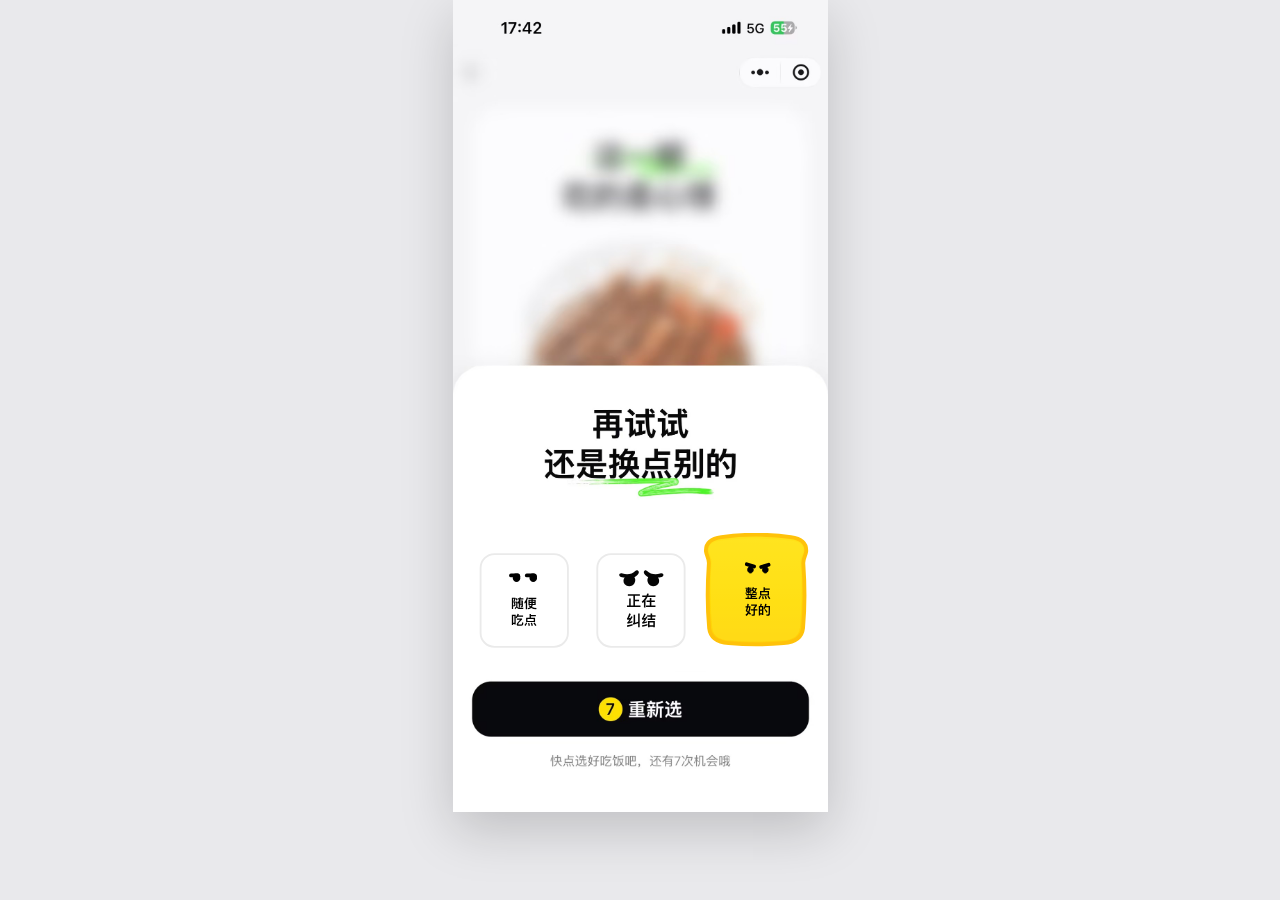
<file: Frame18.html>
<!doctype html>
<html lang="zh-CN">
<head>
  <meta charset="utf-8">
  <meta name="viewport" content="width=device-width,initial-scale=1">
  <title>重新选择</title>
  <style>
    * { box-sizing: border-box; }
    html, body { margin: 0; min-height: 100%; background: #e9e9ec; }
    body { display: grid; place-items: center; padding: 0; font-family: Arial, "Microsoft YaHei", sans-serif; }
    .artboard {
      position: relative;
      width: min(375px, 100vw);
      aspect-ratio: 375 / 812;
      overflow: hidden;
      background: #fff;
      box-shadow: 0 18px 50px rgba(0,0,0,.18);
    }
    .screen { display: block; width: 100%; height: 100%; object-fit: fill; }
    .options-mask {
      position: absolute; z-index: 3;
      left: 0; top: 64.8%; width: 100%; height: 17.8%;
      background: #fff;
      pointer-events: none;
    }
    .choice-asset {
      position: absolute; z-index: 4;
      width: 28%; height: auto;
      pointer-events: none;
    }
    .choice-asset--unselected { top: 66.87%; display: block; }
    .choice-asset--selected { top: 65.64%; display: none; }
    .choice-asset--left { left: 5%; }
    .choice-asset--center { left: 36%; }
    .choice-asset--right { left: 67%; }
    .artboard[data-choice="left"] .left-unselected,
    .artboard[data-choice="center"] .center-unselected,
    .artboard[data-choice="right"] .right-unselected { display: none; }
    .artboard[data-choice="left"] .left-selected,
    .artboard[data-choice="center"] .center-selected,
    .artboard[data-choice="right"] .right-selected { display: block; }
    .choice, .reroll {
      position: absolute; z-index: 10; padding: 0; border: 0;
      background: transparent; cursor: pointer; -webkit-tap-highlight-color: transparent;
    }
    .choice { top: 65.2%; width: 29%; height: 16.6%; border-radius: 18px; }
    .choice-left { left: 4.5%; }
    .choice-center { left: 35.5%; }
    .choice-right { left: 66.5%; }
    .reroll { left: 5.1%; top: 83.9%; width: 89.8%; height: 7.1%; border-radius: 18px; }
    .choice:focus-visible, .reroll:focus-visible { outline: 3px solid #22c55e; outline-offset: 2px; }
  </style>
</head>
<body>
  <main class="artboard" data-choice="right" aria-label="重新选择页面">
    <img class="screen" src="%E5%90%83%E4%BA%86%E5%90%97/images/Frame18.jpg" alt="再试试，还是换点别的">
    <span class="options-mask"></span>
    <img class="choice-asset choice-asset--unselected choice-asset--left left-unselected" src="%E5%90%83%E4%BA%86%E5%90%97/svg/Left%20unselected.svg" alt="">
    <img class="choice-asset choice-asset--selected choice-asset--left left-selected" src="%E5%90%83%E4%BA%86%E5%90%97/svg/Group%2010.svg" alt="">
    <img class="choice-asset choice-asset--unselected choice-asset--center center-unselected" src="%E5%90%83%E4%BA%86%E5%90%97/svg/Center%20unselected.svg" alt="">
    <img class="choice-asset choice-asset--selected choice-asset--center center-selected" src="%E5%90%83%E4%BA%86%E5%90%97/svg/Center%20selected.svg" alt="">
    <img class="choice-asset choice-asset--unselected choice-asset--right right-unselected" src="%E5%90%83%E4%BA%86%E5%90%97/svg/Right%20unselected.svg" alt="">
    <img class="choice-asset choice-asset--selected choice-asset--right right-selected" src="%E5%90%83%E4%BA%86%E5%90%97/svg/Group%2010%20right.svg" alt="">
    <button class="choice choice-left" type="button" data-value="left" aria-label="选择随便吃点" aria-pressed="false"></button>
    <button class="choice choice-center" type="button" data-value="center" aria-label="选择正在纠结" aria-pressed="false"></button>
    <button class="choice choice-right" type="button" data-value="right" aria-label="选择整点好的" aria-pressed="true"></button>
    <button class="reroll" type="button" aria-label="重新选择"></button>
  </main>
  <script>
    (() => {
      const artboard = document.querySelector('.artboard');
      const choices = [...document.querySelectorAll('.choice')];
      const select = (value) => {
        artboard.dataset.choice = value;
        choices.forEach((button) => button.setAttribute('aria-pressed', String(button.dataset.value === value)));
      };
      choices.forEach((button) => button.addEventListener('click', () => select(button.dataset.value)));
      document.querySelector('.reroll').addEventListener('click', () => {
        window.location.href = 'Frame19.html';
      });
    })();
  </script>
</body>
</html>
</file>
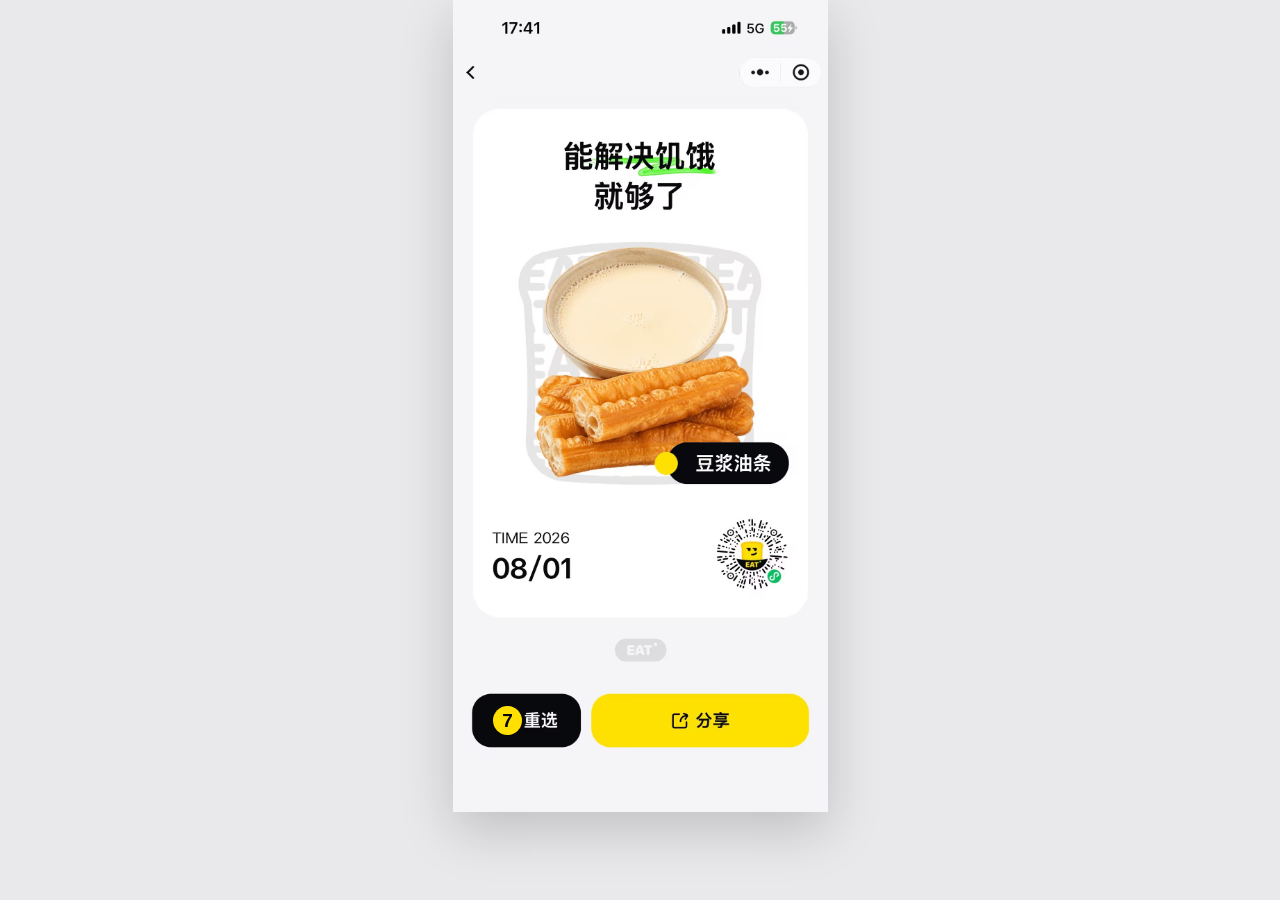
<file: Frame19.html>
<!doctype html>
<html lang="zh-CN">
<head>
  <meta charset="utf-8">
  <meta name="viewport" content="width=device-width,initial-scale=1">
  <title>豆浆油条</title>
  <style>
    * { box-sizing: border-box; }
    html, body { margin: 0; min-height: 100%; background: #e9e9ec; }
    body { display: grid; place-items: center; padding: 0; font-family: Arial, "Microsoft YaHei", sans-serif; }
    .artboard {
      position: relative;
      width: min(375px, 100vw);
      aspect-ratio: 375 / 812;
      overflow: hidden;
      background: #f5f5f7;
      box-shadow: 0 18px 50px rgba(0,0,0,.18);
    }
    .screen { display: block; width: 100%; height: 100%; object-fit: fill; }
    .hit {
      position: absolute; z-index: 10; display: block;
      border: 0; background: transparent; cursor: pointer;
      -webkit-tap-highlight-color: transparent;
    }
    .hit:focus-visible { outline: 3px solid #22c55e; outline-offset: 2px; }
    .back { left: 1.5%; top: 6.4%; width: 13%; height: 7%; }
    .reselect { left: 5%; top: 85.2%; width: 29%; height: 7.4%; border-radius: 18px; }
    .share { left: 36%; top: 85.2%; width: 59%; height: 7.4%; border-radius: 18px; }
    .number-fix {
      position: absolute; z-index: 6;
      left: 10.8%; top: 86.95%; width: 7.7%; aspect-ratio: 1;
      display: grid; place-items: center;
      border-radius: 50%; background: #ffe000;
      color: #08090c; font-size: clamp(14px, 4.6vw, 19px); font-weight: 800;
      line-height: 1;
      pointer-events: none;
    }
  </style>
</head>
<body>
  <main class="artboard" aria-label="豆浆油条结果页">
    <img class="screen" src="%E5%90%83%E4%BA%86%E5%90%97/images/Frame19.jpg" alt="豆浆油条结果">
    <span class="number-fix" aria-hidden="true">7</span>
    <a class="hit back" href="home.html" aria-label="返回首页"></a>
    <a class="hit reselect" href="Frame18.html" aria-label="再次重选"></a>
    <a class="hit share" href="ShareSoy.html" aria-label="分享豆浆油条"></a>
  </main>
</body>
</html>
</file>
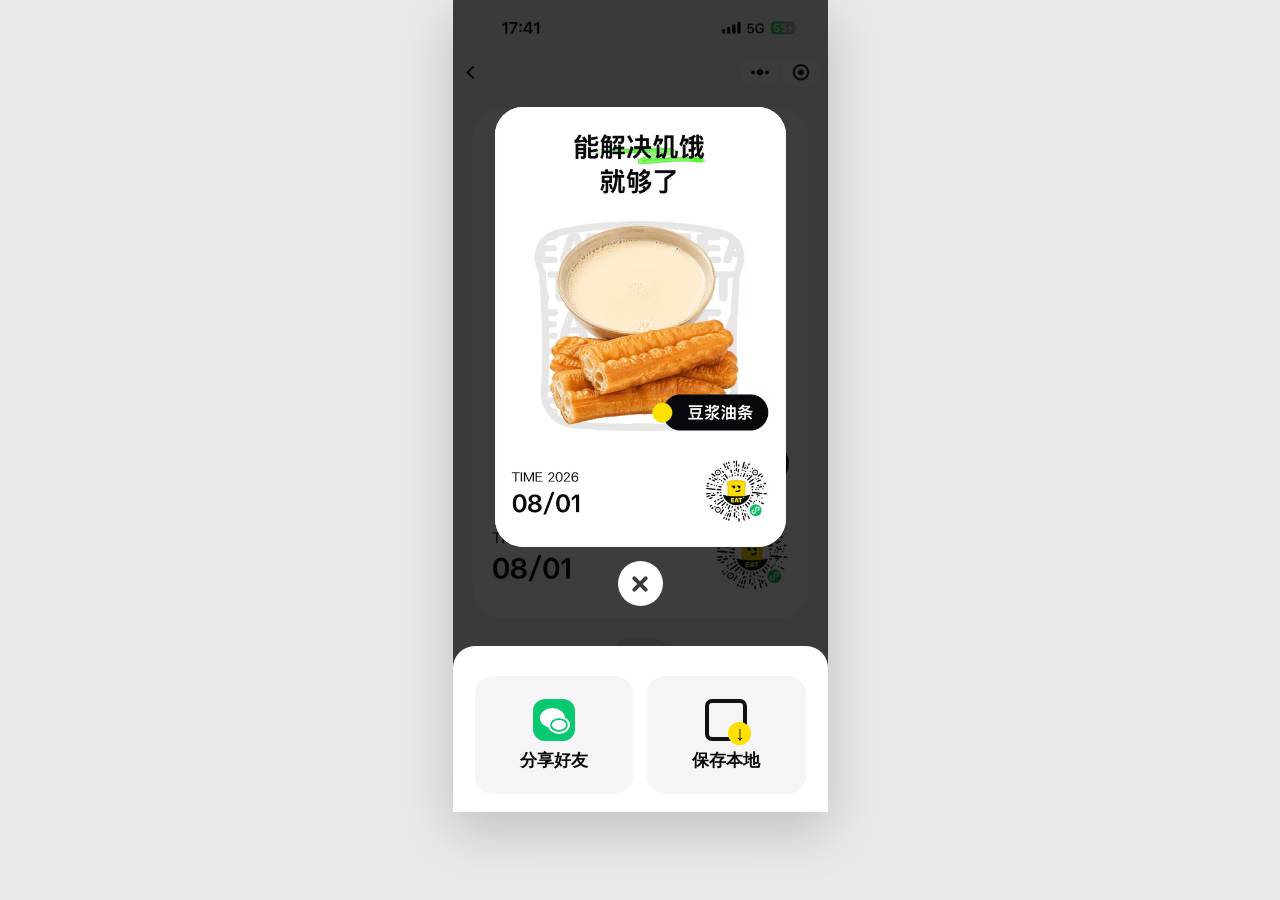
<file: ShareSoy.html>
<!doctype html>
<html lang="zh-CN">
<head>
  <meta charset="utf-8">
  <meta name="viewport" content="width=device-width,initial-scale=1,viewport-fit=cover">
  <title>分享豆浆油条</title>
  <style>
    * { box-sizing: border-box; }
    html, body { margin: 0; min-height: 100%; background: #e9e9ec; }
    body { display: grid; place-items: center; font-family: Arial, "Microsoft YaHei", sans-serif; }
    .artboard { position: relative; width: min(375px,100vw); aspect-ratio: 375/812; overflow: hidden; background: #fff; box-shadow: 0 18px 50px rgba(0,0,0,.18); }
    .background { display: block; width: 100%; height: 100%; object-fit: fill; }
    .shade { position: absolute; inset: 0; background: rgba(0,0,0,.76); }
    .share-card { position: absolute; z-index: 3; left: 11.2%; top: 13.15%; width: 77.6%; height: 54.25%; overflow: hidden; border-radius: 28px; background: #fff; }
    .share-card img { position: absolute; left: -5.8%; top: -21.5%; width: 111.6%; height: 159.4%; max-width: none; }
    .close { position: absolute; z-index: 5; left: 44%; top: 69.15%; width: 12%; aspect-ratio: 1; display: grid; place-items: center; border-radius: 50%; background: #fff; color: #3d3d3f; text-decoration: none; font-size: 0; }
    .close::before, .close::after { content: ""; position: absolute; width: 20px; height: 4px; border-radius: 2px; background: currentColor; }
    .close::before { transform: rotate(45deg); }
    .close::after { transform: rotate(-45deg); }
    .sheet { position: absolute; z-index: 4; left: 0; right: 0; bottom: 0; height: 20.5%; display: grid; grid-template-columns: 1fr 1fr; gap: 14px; padding: 30px 22px 18px; background: #fff; border-radius: 22px 22px 0 0; }
    .share-option { display: grid; place-items: center; align-content: center; gap: 10px; border: 0; border-radius: 18px; background: #f5f5f7; color: #08090c; font: 650 17px/1.2 Arial, "Microsoft YaHei", sans-serif; cursor: pointer; }
    .icon { position: relative; display: block; width: 42px; height: 42px; }
    .wechat { border-radius: 12px; background: #08c96f; }
    .wechat::before, .wechat::after { content: ""; position: absolute; border: 2px solid #fff; border-radius: 50%; background: #fff; }
    .wechat::before { width: 21px; height: 16px; left: 7px; top: 9px; }
    .wechat::after { width: 18px; height: 14px; right: 5px; bottom: 7px; box-shadow: 0 0 0 2px #08c96f inset; }
    .save { border: 4px solid #111; border-radius: 7px; }
    .save::before { content: "↓"; position: absolute; right: -8px; bottom: -8px; display: grid; place-items: center; width: 23px; height: 23px; border-radius: 50%; background: #ffe000; color: #111; font: 800 20px/1 Arial, sans-serif; }
    .share-option:focus-visible, .close:focus-visible { outline: 3px solid #22c55e; outline-offset: 2px; }
  </style>
</head>
<body>
  <main class="artboard" aria-label="豆浆油条分享状态">
    <img class="background" src="%E5%90%83%E4%BA%86%E5%90%97/images/Frame19.jpg" alt="">
    <span class="shade" aria-hidden="true"></span>
    <section class="share-card" aria-label="豆浆油条分享卡片"><img src="%E5%90%83%E4%BA%86%E5%90%97/images/Frame19.jpg" alt="豆浆油条分享卡片"></section>
    <a class="close" href="Frame19.html" aria-label="关闭分享"></a>
    <section class="sheet" aria-label="分享方式">
      <button class="share-option" type="button"><span class="icon wechat" aria-hidden="true"></span><span>分享好友</span></button>
      <button class="share-option" type="button"><span class="icon save" aria-hidden="true"></span><span>保存本地</span></button>
    </section>
  </main>
</body>
</html>
</file>
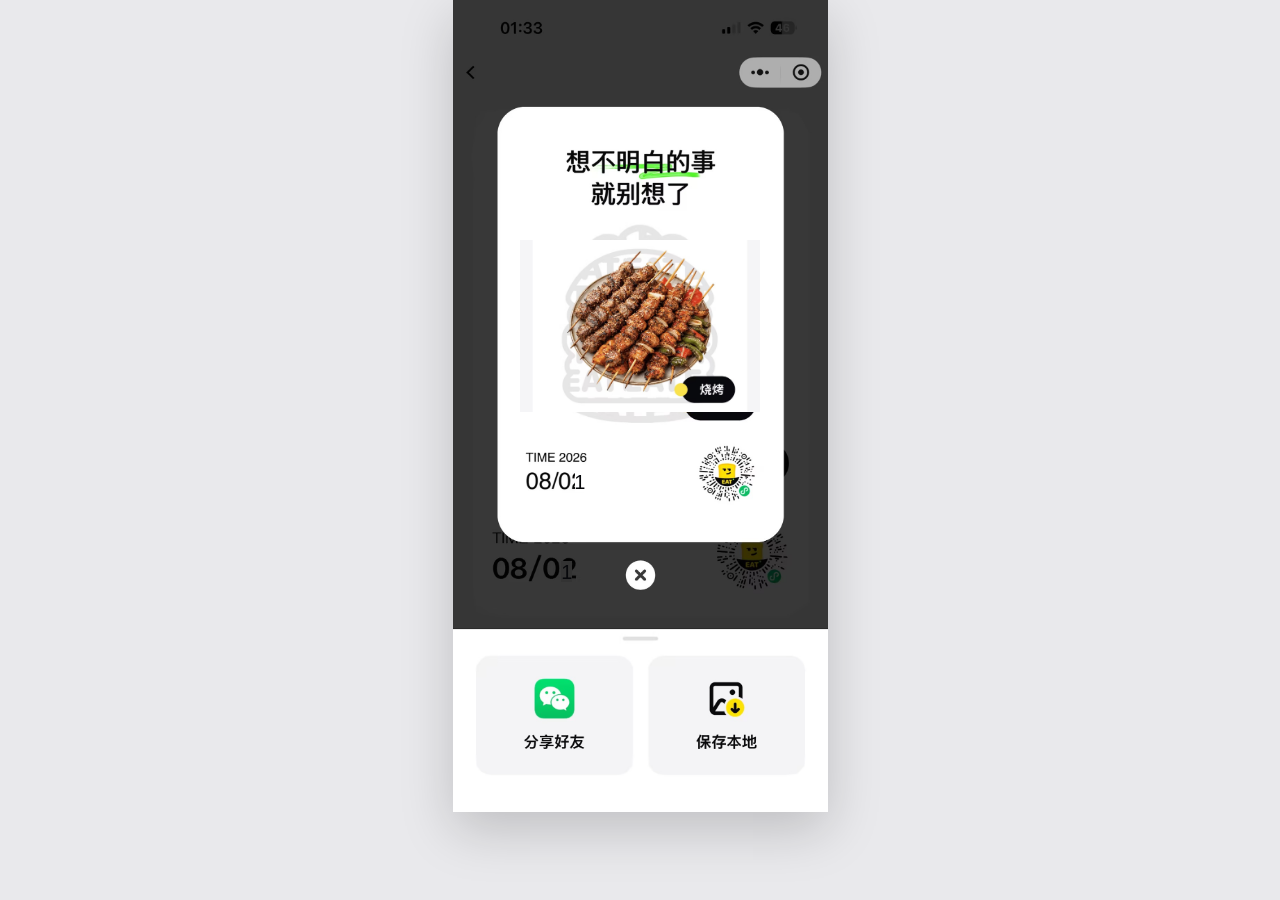
<file: ShareState.html>
<!doctype html>
<html lang="zh-CN">
<head>
  <meta charset="utf-8">
  <meta name="viewport" content="width=device-width,initial-scale=1">
  <title>分享</title>
  <style>
    * { box-sizing: border-box; }
    html, body { margin: 0; min-height: 100%; background: #e9e9ec; }
    body { display: grid; place-items: center; padding: 0; font-family: Arial, "Microsoft YaHei", sans-serif; }
    .artboard {
      position: relative; width: min(375px,100vw); aspect-ratio: 375/812;
      overflow: hidden; background: #fff; box-shadow: 0 18px 50px rgba(0,0,0,.18);
    }
    .screen { display: block; width: 100%; height: 100%; object-fit: fill; }
    .barbecue-replacement {
      position: absolute; z-index: 6;
      left: 18.1%; top: 27.15%; width: 63.8%; height: 26%;
      object-fit: contain; background: transparent;
      pointer-events: none;
    }
    .modal-date-fix {
      position: absolute; z-index: 7;
      left: 32.55%; top: 58.08%; width: 2.8%; height: 2.55%;
      display: flex; align-items: center; justify-content: center;
      background: #fff; color: #08090c;
      font-family: Arial, Helvetica, sans-serif;
      font-size: 20px; font-weight: 400; line-height: 1;
      pointer-events: none;
    }
    .background-date-fix {
      position: absolute; z-index: 2;
      left: 29.05%; top: 69.15%; width: 2.8%; height: 2.55%;
      display: flex; align-items: center; justify-content: center;
      background: #333; color: #08090c;
      font-family: Arial, Helvetica, sans-serif;
      font-size: 20px; font-weight: 400; line-height: 1;
      pointer-events: none;
    }
    .hit { position: absolute; z-index: 10; display: block; background: transparent; }
    .close { left: 42%; top: 68.2%; width: 16%; height: 8.5%; border-radius: 50%; }
    .back { left: 0; top: 6%; width: 12%; height: 7%; }
    .hit:focus-visible { outline: 3px solid #22c55e; outline-offset: 2px; }
  </style>
</head>
<body>
  <main class="artboard" aria-label="分享状态">
    <img class="screen" src="%E5%90%83%E4%BA%86%E5%90%97/images/ShareState.jpg" alt="分享好友或保存本地">
    <span class="background-date-fix" aria-hidden="true">1</span>
    <img class="barbecue-replacement" src="%E5%90%83%E4%BA%86%E5%90%97/images/ShareBarbecue.jpg" alt="烧烤">
    <span class="modal-date-fix" aria-hidden="true">1</span>
    <a class="hit close" href="Frame17.html" aria-label="关闭分享"></a>
    <a class="hit back" href="Frame17.html" aria-label="返回结果页"></a>
  </main>
</body>
</html>
</file>
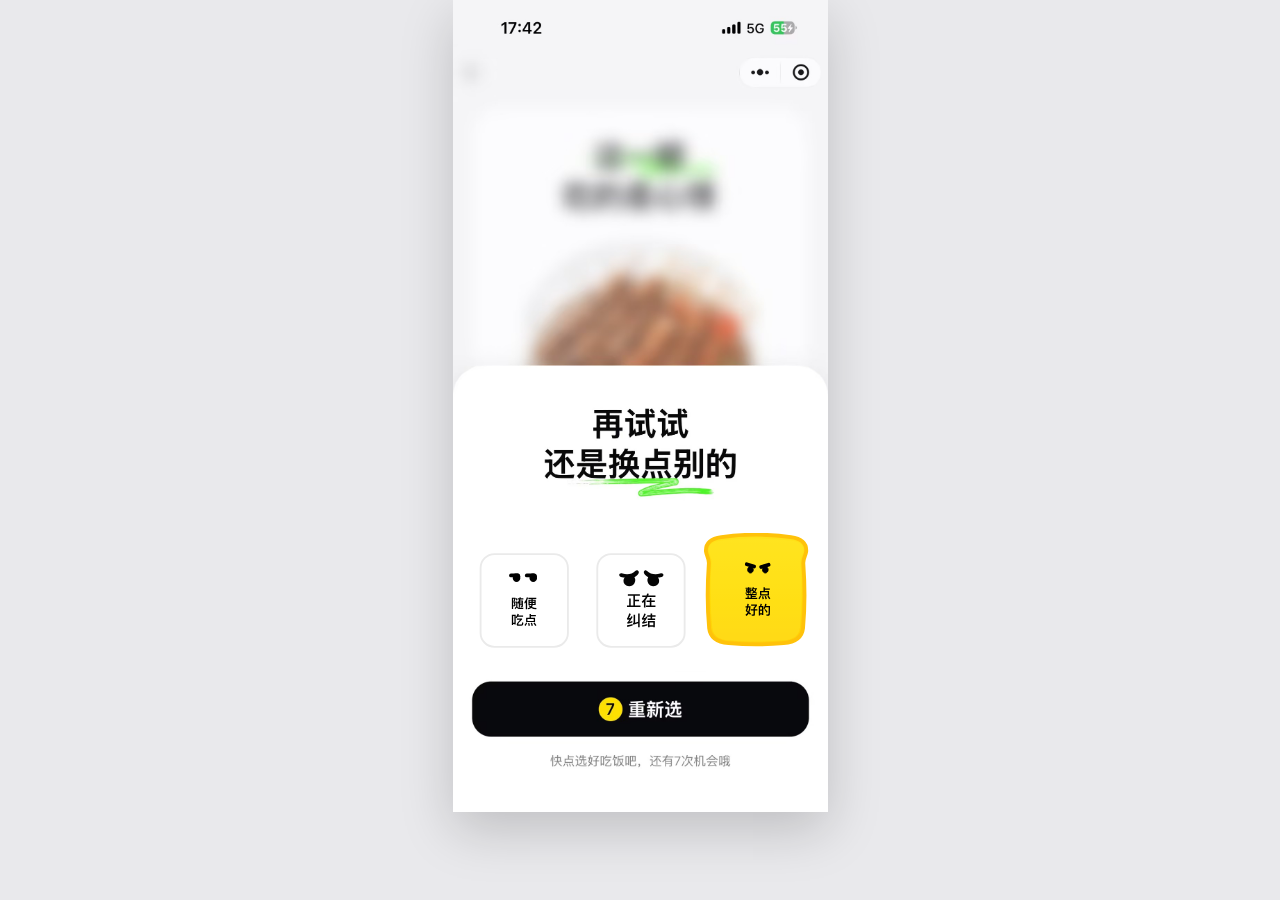
<file: 吃了吗/Frame18.html>
<!doctype html>
<html lang="zh-CN">
<head>
  <meta charset="utf-8">
  <meta name="viewport" content="width=device-width,initial-scale=1">
  <title>重新选择</title>
  <style>
    * { box-sizing: border-box; }
    html, body { margin: 0; min-height: 100%; background: #e9e9ec; }
    body { display: grid; place-items: center; padding: 0; font-family: Arial, "Microsoft YaHei", sans-serif; }
    .artboard {
      position: relative;
      width: min(375px, 100vw);
      aspect-ratio: 375 / 812;
      overflow: hidden;
      background: #fff;
      box-shadow: 0 18px 50px rgba(0,0,0,.18);
    }
    .screen { display: block; width: 100%; height: 100%; object-fit: fill; }
    .options-mask {
      position: absolute; z-index: 3;
      left: 0; top: 64.8%; width: 100%; height: 17.8%;
      background: #fff;
      pointer-events: none;
    }
    .choice-asset {
      position: absolute; z-index: 4;
      width: 28%; height: auto;
      pointer-events: none;
    }
    .choice-asset--unselected { top: 66.87%; display: block; }
    .choice-asset--selected { top: 65.64%; display: none; }
    .choice-asset--left { left: 5%; }
    .choice-asset--center { left: 36%; }
    .choice-asset--right { left: 67%; }
    .artboard[data-choice="left"] .left-unselected,
    .artboard[data-choice="center"] .center-unselected,
    .artboard[data-choice="right"] .right-unselected { display: none; }
    .artboard[data-choice="left"] .left-selected,
    .artboard[data-choice="center"] .center-selected,
    .artboard[data-choice="right"] .right-selected { display: block; }
    .choice, .reroll {
      position: absolute; z-index: 10; padding: 0; border: 0;
      background: transparent; cursor: pointer; -webkit-tap-highlight-color: transparent;
    }
    .choice { top: 65.2%; width: 29%; height: 16.6%; border-radius: 18px; }
    .choice-left { left: 4.5%; }
    .choice-center { left: 35.5%; }
    .choice-right { left: 66.5%; }
    .reroll { left: 5.1%; top: 83.9%; width: 89.8%; height: 7.1%; border-radius: 18px; }
    .choice:focus-visible, .reroll:focus-visible { outline: 3px solid #22c55e; outline-offset: 2px; }
  </style>
</head>
<body>
  <main class="artboard" data-choice="right" aria-label="重新选择页面">
    <img class="screen" src="images/Frame18.jpg" alt="再试试，还是换点别的">
    <span class="options-mask"></span>
    <img class="choice-asset choice-asset--unselected choice-asset--left left-unselected" src="svg/Left%20unselected.svg" alt="">
    <img class="choice-asset choice-asset--selected choice-asset--left left-selected" src="svg/Group%2010.svg" alt="">
    <img class="choice-asset choice-asset--unselected choice-asset--center center-unselected" src="svg/Center%20unselected.svg" alt="">
    <img class="choice-asset choice-asset--selected choice-asset--center center-selected" src="svg/Center%20selected.svg" alt="">
    <img class="choice-asset choice-asset--unselected choice-asset--right right-unselected" src="svg/Right%20unselected.svg" alt="">
    <img class="choice-asset choice-asset--selected choice-asset--right right-selected" src="svg/Group%2010%20right.svg" alt="">
    <button class="choice choice-left" type="button" data-value="left" aria-label="选择随便吃点" aria-pressed="false"></button>
    <button class="choice choice-center" type="button" data-value="center" aria-label="选择正在纠结" aria-pressed="false"></button>
    <button class="choice choice-right" type="button" data-value="right" aria-label="选择整点好的" aria-pressed="true"></button>
    <button class="reroll" type="button" aria-label="重新选择"></button>
  </main>
  <script>
    (() => {
      const artboard = document.querySelector('.artboard');
      const choices = [...document.querySelectorAll('.choice')];
      const select = (value) => {
        artboard.dataset.choice = value;
        choices.forEach((button) => button.setAttribute('aria-pressed', String(button.dataset.value === value)));
      };
      choices.forEach((button) => button.addEventListener('click', () => select(button.dataset.value)));
      document.querySelector('.reroll').addEventListener('click', () => {
        window.location.href = 'Frame19.html';
      });
    })();
  </script>
</body>
</html>
</file>
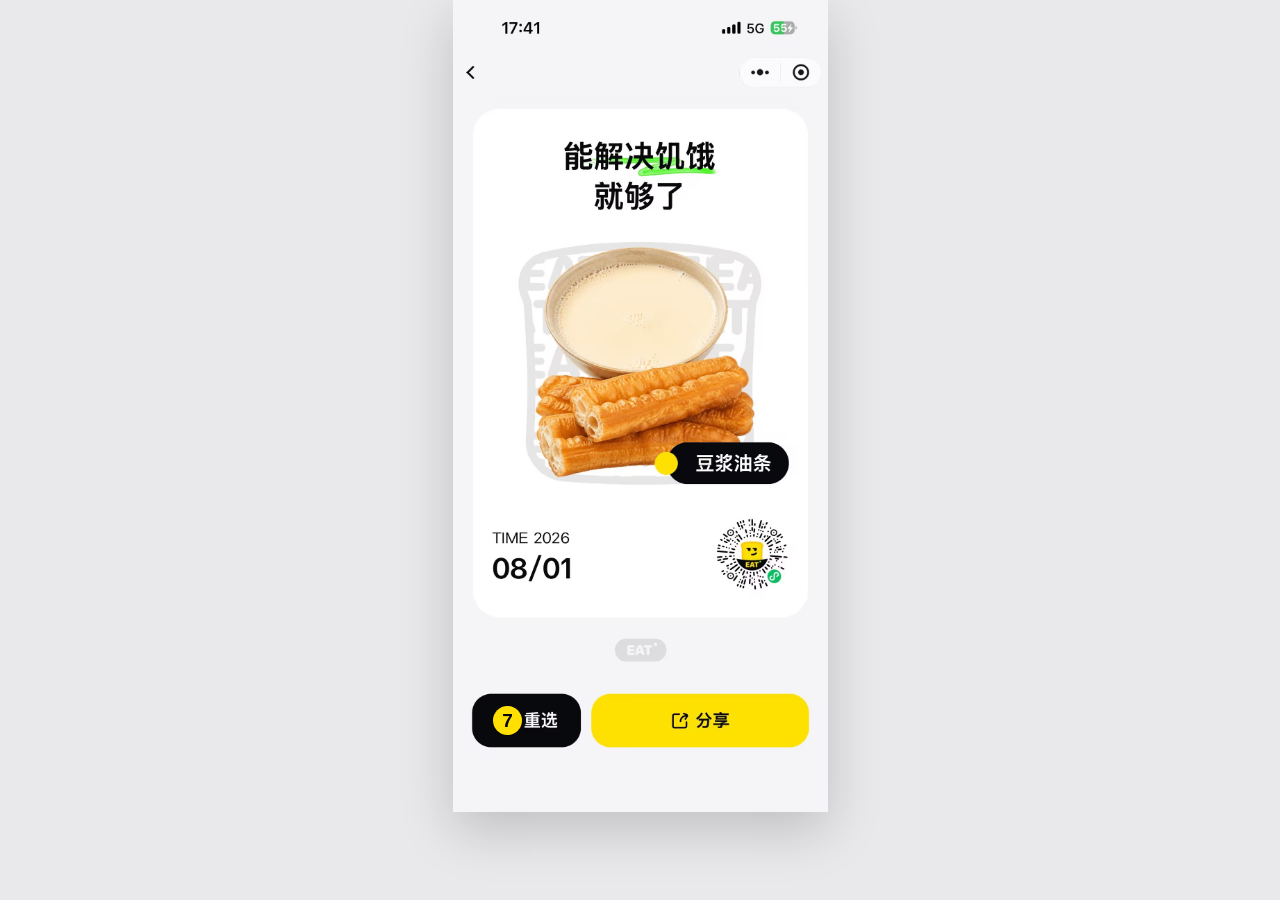
<file: 吃了吗/Frame19.html>
<!doctype html>
<html lang="zh-CN">
<head>
  <meta charset="utf-8">
  <meta name="viewport" content="width=device-width,initial-scale=1">
  <title>豆浆油条</title>
  <style>
    * { box-sizing: border-box; }
    html, body { margin: 0; min-height: 100%; background: #e9e9ec; }
    body { display: grid; place-items: center; padding: 0; font-family: Arial, "Microsoft YaHei", sans-serif; }
    .artboard {
      position: relative;
      width: min(375px, 100vw);
      aspect-ratio: 375 / 812;
      overflow: hidden;
      background: #f5f5f7;
      box-shadow: 0 18px 50px rgba(0,0,0,.18);
    }
    .screen { display: block; width: 100%; height: 100%; object-fit: fill; }
    .hit {
      position: absolute; z-index: 10; display: block;
      border: 0; background: transparent; cursor: pointer;
      -webkit-tap-highlight-color: transparent;
    }
    .hit:focus-visible { outline: 3px solid #22c55e; outline-offset: 2px; }
    .back { left: 1.5%; top: 6.4%; width: 13%; height: 7%; }
    .reselect { left: 5%; top: 85.2%; width: 29%; height: 7.4%; border-radius: 18px; }
    .share { left: 36%; top: 85.2%; width: 59%; height: 7.4%; border-radius: 18px; }
    .number-fix {
      position: absolute; z-index: 6;
      left: 10.8%; top: 86.95%; width: 7.7%; aspect-ratio: 1;
      display: grid; place-items: center;
      border-radius: 50%; background: #ffe000;
      color: #08090c; font-size: clamp(14px, 4.6vw, 19px); font-weight: 800;
      line-height: 1;
      pointer-events: none;
    }
  </style>
</head>
<body>
  <main class="artboard" aria-label="豆浆油条结果页">
    <img class="screen" src="images/Frame19.jpg" alt="豆浆油条结果">
    <span class="number-fix" aria-hidden="true">7</span>
    <a class="hit back" href="Frame%2014.html" aria-label="返回首页"></a>
    <a class="hit reselect" href="Frame18.html" aria-label="再次重选"></a>
    <a class="hit share" href="ShareSoy.html" aria-label="分享豆浆油条"></a>
  </main>
</body>
</html>
</file>
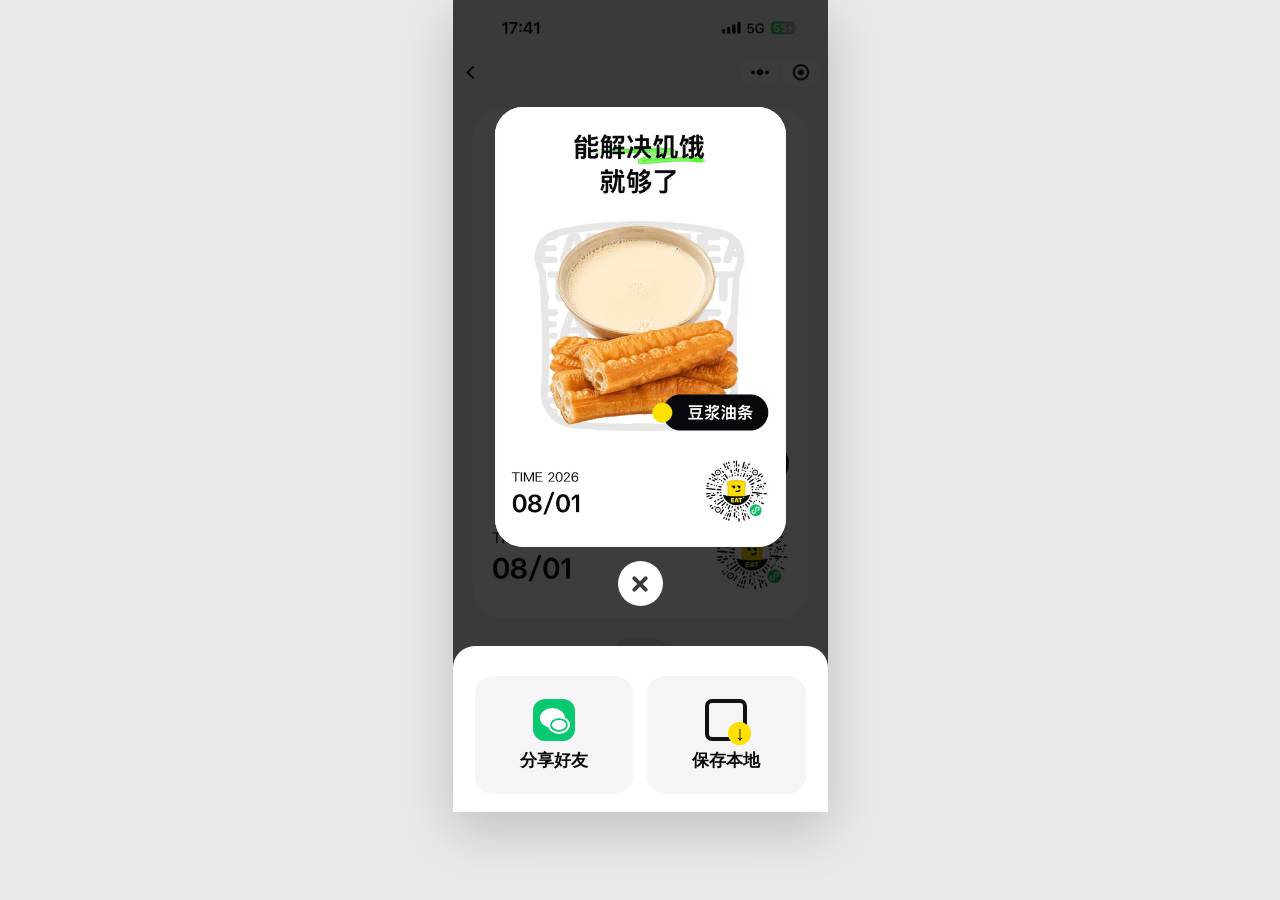
<file: 吃了吗/ShareSoy.html>
<!doctype html>
<html lang="zh-CN">
<head>
  <meta charset="utf-8">
  <meta name="viewport" content="width=device-width,initial-scale=1,viewport-fit=cover">
  <title>分享豆浆油条</title>
  <style>
    * { box-sizing: border-box; }
    html, body { margin: 0; min-height: 100%; background: #e9e9ec; }
    body { display: grid; place-items: center; font-family: Arial, "Microsoft YaHei", sans-serif; }
    .artboard { position: relative; width: min(375px,100vw); aspect-ratio: 375/812; overflow: hidden; background: #fff; box-shadow: 0 18px 50px rgba(0,0,0,.18); }
    .background { display: block; width: 100%; height: 100%; object-fit: fill; }
    .shade { position: absolute; inset: 0; background: rgba(0,0,0,.76); }
    .share-card { position: absolute; z-index: 3; left: 11.2%; top: 13.15%; width: 77.6%; height: 54.25%; overflow: hidden; border-radius: 28px; background: #fff; }
    .share-card img { position: absolute; left: -5.8%; top: -21.5%; width: 111.6%; height: 159.4%; max-width: none; }
    .close { position: absolute; z-index: 5; left: 44%; top: 69.15%; width: 12%; aspect-ratio: 1; display: grid; place-items: center; border-radius: 50%; background: #fff; color: #3d3d3f; text-decoration: none; font-size: 0; }
    .close::before, .close::after { content: ""; position: absolute; width: 20px; height: 4px; border-radius: 2px; background: currentColor; }
    .close::before { transform: rotate(45deg); }
    .close::after { transform: rotate(-45deg); }
    .sheet { position: absolute; z-index: 4; left: 0; right: 0; bottom: 0; height: 20.5%; display: grid; grid-template-columns: 1fr 1fr; gap: 14px; padding: 30px 22px 18px; background: #fff; border-radius: 22px 22px 0 0; }
    .share-option { display: grid; place-items: center; align-content: center; gap: 10px; border: 0; border-radius: 18px; background: #f5f5f7; color: #08090c; font: 650 17px/1.2 Arial, "Microsoft YaHei", sans-serif; cursor: pointer; }
    .icon { position: relative; display: block; width: 42px; height: 42px; }
    .wechat { border-radius: 12px; background: #08c96f; }
    .wechat::before, .wechat::after { content: ""; position: absolute; border: 2px solid #fff; border-radius: 50%; background: #fff; }
    .wechat::before { width: 21px; height: 16px; left: 7px; top: 9px; }
    .wechat::after { width: 18px; height: 14px; right: 5px; bottom: 7px; box-shadow: 0 0 0 2px #08c96f inset; }
    .save { border: 4px solid #111; border-radius: 7px; }
    .save::before { content: "↓"; position: absolute; right: -8px; bottom: -8px; display: grid; place-items: center; width: 23px; height: 23px; border-radius: 50%; background: #ffe000; color: #111; font: 800 20px/1 Arial, sans-serif; }
    .share-option:focus-visible, .close:focus-visible { outline: 3px solid #22c55e; outline-offset: 2px; }
  </style>
</head>
<body>
  <main class="artboard" aria-label="豆浆油条分享状态">
    <img class="background" src="images/Frame19.jpg" alt="">
    <span class="shade" aria-hidden="true"></span>
    <section class="share-card" aria-label="豆浆油条分享卡片"><img src="images/Frame19.jpg" alt="豆浆油条分享卡片"></section>
    <a class="close" href="Frame19.html" aria-label="关闭分享"></a>
    <section class="sheet" aria-label="分享方式">
      <button class="share-option" type="button"><span class="icon wechat" aria-hidden="true"></span><span>分享好友</span></button>
      <button class="share-option" type="button"><span class="icon save" aria-hidden="true"></span><span>保存本地</span></button>
    </section>
  </main>
</body>
</html>
</file>
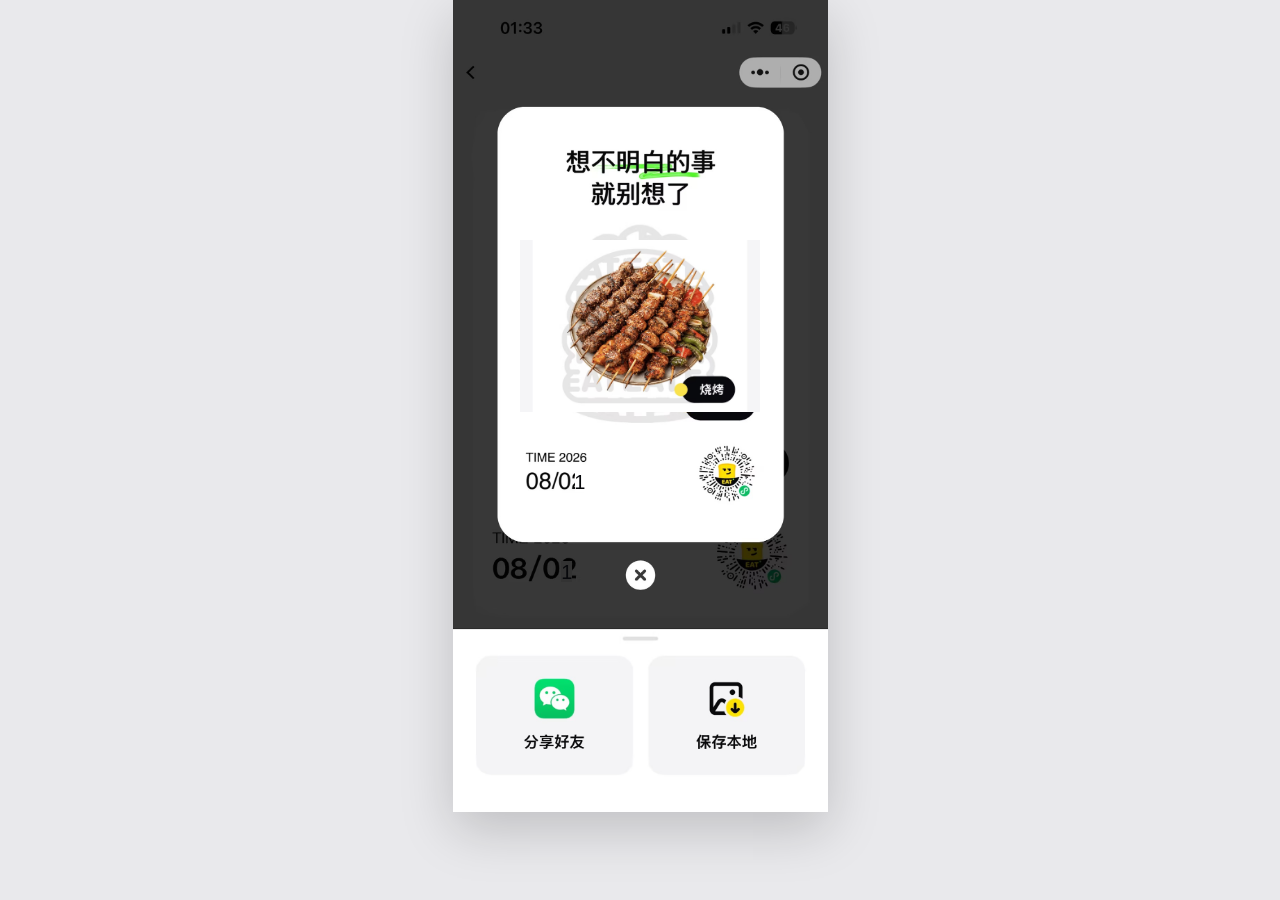
<file: 吃了吗/ShareState.html>
<!doctype html>
<html lang="zh-CN">
<head>
  <meta charset="utf-8">
  <meta name="viewport" content="width=device-width,initial-scale=1">
  <title>分享</title>
  <style>
    * { box-sizing: border-box; }
    html, body { margin: 0; min-height: 100%; background: #e9e9ec; }
    body { display: grid; place-items: center; padding: 0; font-family: Arial, "Microsoft YaHei", sans-serif; }
    .artboard {
      position: relative; width: min(375px,100vw); aspect-ratio: 375/812;
      overflow: hidden; background: #fff; box-shadow: 0 18px 50px rgba(0,0,0,.18);
    }
    .screen { display: block; width: 100%; height: 100%; object-fit: fill; }
    .barbecue-replacement {
      position: absolute; z-index: 6;
      left: 18.1%; top: 27.15%; width: 63.8%; height: 26%;
      object-fit: contain; background: transparent;
      pointer-events: none;
    }
    .modal-date-fix {
      position: absolute; z-index: 7;
      left: 32.55%; top: 58.08%; width: 2.8%; height: 2.55%;
      display: flex; align-items: center; justify-content: center;
      background: #fff; color: #08090c;
      font-family: Arial, Helvetica, sans-serif;
      font-size: 20px; font-weight: 400; line-height: 1;
      pointer-events: none;
    }
    .background-date-fix {
      position: absolute; z-index: 2;
      left: 29.05%; top: 69.15%; width: 2.8%; height: 2.55%;
      display: flex; align-items: center; justify-content: center;
      background: #333; color: #08090c;
      font-family: Arial, Helvetica, sans-serif;
      font-size: 20px; font-weight: 400; line-height: 1;
      pointer-events: none;
    }
    .hit { position: absolute; z-index: 10; display: block; background: transparent; }
    .close { left: 42%; top: 68.2%; width: 16%; height: 8.5%; border-radius: 50%; }
    .back { left: 0; top: 6%; width: 12%; height: 7%; }
    .hit:focus-visible { outline: 3px solid #22c55e; outline-offset: 2px; }
  </style>
</head>
<body>
  <main class="artboard" aria-label="分享状态">
    <img class="screen" src="images/ShareState.jpg" alt="分享好友或保存本地">
    <span class="background-date-fix" aria-hidden="true">1</span>
    <img class="barbecue-replacement" src="images/ShareBarbecue.jpg" alt="烧烤">
    <span class="modal-date-fix" aria-hidden="true">1</span>
    <a class="hit close" href="Frame17.html" aria-label="关闭分享"></a>
    <a class="hit back" href="Frame17.html" aria-label="返回结果页"></a>
  </main>
</body>
</html>
</file>
